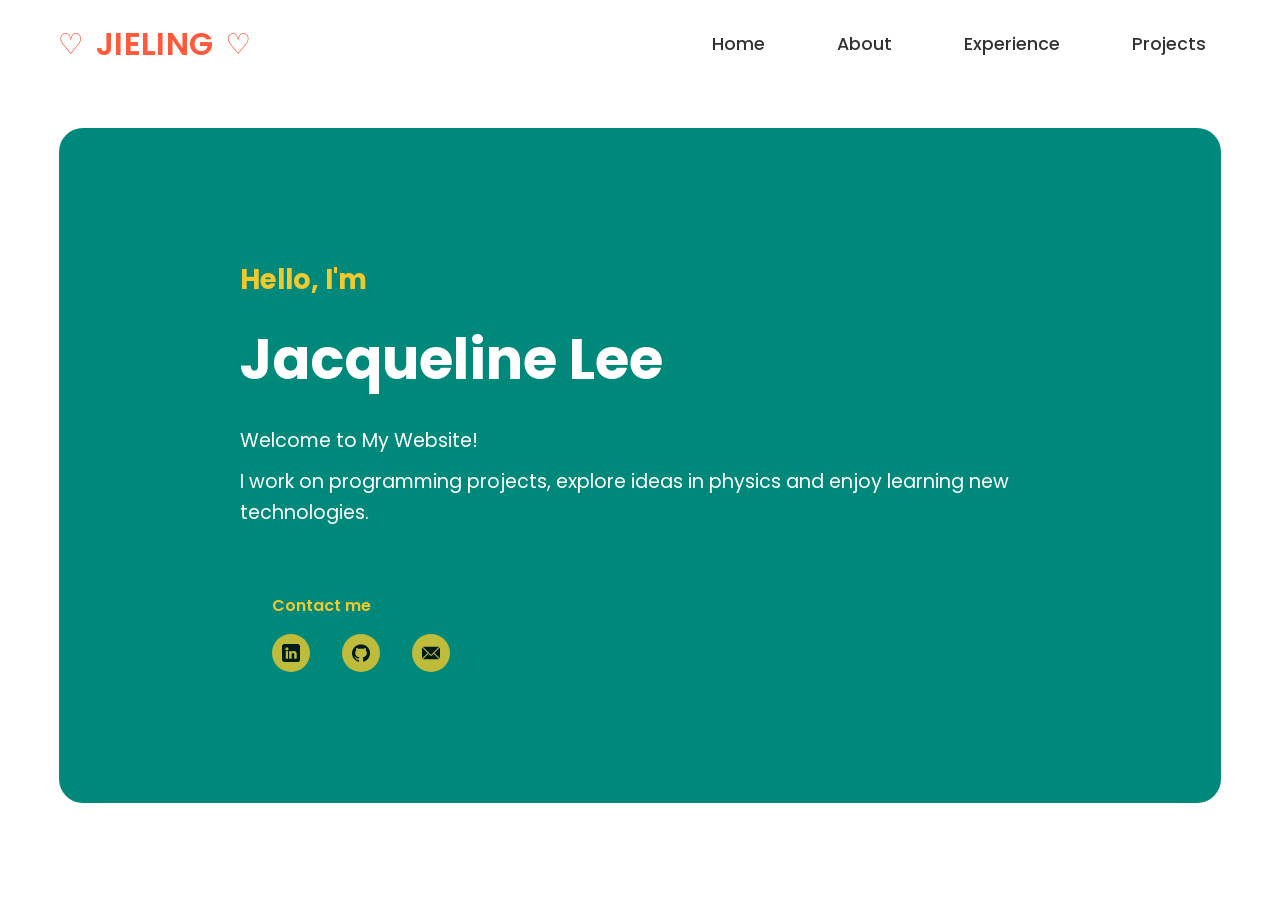
<file: index.html>
<!DOCTYPE html>
<html lang="en">
<head>
    <meta charset="UTF-8">
    <meta name="viewport" content="width=device-width, initial-scale=1.0">
    <title>Jacqueline Lee (Jie Ling Lee) - Computer Science & Physics | Bristol, UK & Taiwan</title>
    <meta name="description" content="Personal website of Jacqueline Lee (Jie Ling Lee), a Computer Science and Physics professional based in Bristol, UK and Taiwan. Portfolio, projects and contacts.">
    <meta name="keywords" content="Jacqueline Lee, Jie Ling Lee, Jacqueline Lee Bristol, UK, Taiwan, Computer Science, Physics, portfolio">
    <meta name="author" content="Jacqueline Lee (Jie Ling Lee)">
    <meta name="robots" content="index, follow">

    <meta name="google-site-verification" content="hHN1hiVHGp87bhtiZNm22_vucBTIQROGPOWqylbSmCc" />

    <link rel="canonical" href="https://liilee111.github.io/">

    <meta name="geo.placename" content="Bristol, UK; Taiwan">
    <meta name="geo.region" content="GB-ENG; TW">
    
    <meta property="og:type" content="profile">
    <meta property="og:title" content="Jacqueline Lee (Jie Ling Lee) - Computer Science & Physics | Bristol & Taiwan">
    <meta property="og:description" content="Personal website of Jacqueline Lee (Jie Ling Lee). Computer Science and Physics background based in Bristol, UK and Taiwan.">
    <meta property="og:url" content="https://liilee111.github.io/">
    <meta property="og:site_name" content="Jacqueline Lee Portfolio">

    <meta name="twitter:card" content="summary">
    <meta name="twitter:title" content="Jacqueline Lee (Jie Ling Lee) - Computer Science & Physics">
    <meta name="twitter:description" content="Personal website of Jacqueline Lee (Jie Ling Lee) based in Bristol, UK and Taiwan.">

    <script type="application/ld+json">
      {
      "@context": "https://schema.org",
      "@type": "Person",
      "name": "Jacqueline Lee",
      "alternateName": "Jie Ling Lee",
      "jobTitle": "Computer Science & Physics Researcher / Developer",
      "url": "https://liilee111.github.io",
      "address": [
        {
          "@type": "PostalAddress",
          "addressLocality": "Bristol",
          "addressCountry": "UK"
        },
        {
          "@type": "PostalAddress",
          "addressCountry": "Taiwan"
        }
      ],
      "sameAs": [
        "https://github.com/liilee111",
        "https://www.linkedin.com/in/jacqueline-lee-3b1a71204"
      ]
    }
    </script>

    <link rel="stylesheet" href="assets/css/style.css">
    <link rel="stylesheet" href="assets/css/style_home.css">
    <link rel="preconnect" href="https://fonts.googleapis.com">
    <link rel="preconnect" href="https://fonts.gstatic.com" crossorigin>
    <link href="https://fonts.googleapis.com/css2?family=Poppins:wght@400;600;700;900&display=swap" rel="stylesheet">
</head>
<body>
    <div id="navbar"></div>
    <main>
    <section class="hero">
        <div class="hero__card">
            <div class="hero__text">
            <h2>Hello, I'm</h2>
            <h1>Jacqueline Lee</h1>

            <p>Welcome to My Website!</p>
            <p>I work on programming projects, explore ideas in physics and enjoy learning new technologies.</p>

            <div class="hero__contact">
                <h2>Contact me</h2>
                <div class="hero__links">
                    <a href="https://www.linkedin.com/in/jacqueline-lee-3b1a71204/" aria-label="LinkedIn">
                    <span class="contact-icon">
                        <img src="assets/images/linkedin.png" alt="LinkedIn">
                    </span>
                    </a>

                    <a href="https://github.com/liilee111" aria-label="Github">
                    <span class="contact-icon">
                        <img src="assets/images/github.png" alt="Github">
                    </span>
                    </a>

                    <a href="mailto:jacqueline891008@gmail.com" aria-label="Email">
                    <span class="contact-icon">
                        <img src="assets/images/email.png" alt="Email">
                    </span>
                    </a>
                </div>
            </div>
            </div>
        </div>
    </section>

    </main>
<script src="assets/js/script.js"></script>
<script src="assets/js/navbar.js"></script>
</body>
</html>
</file>
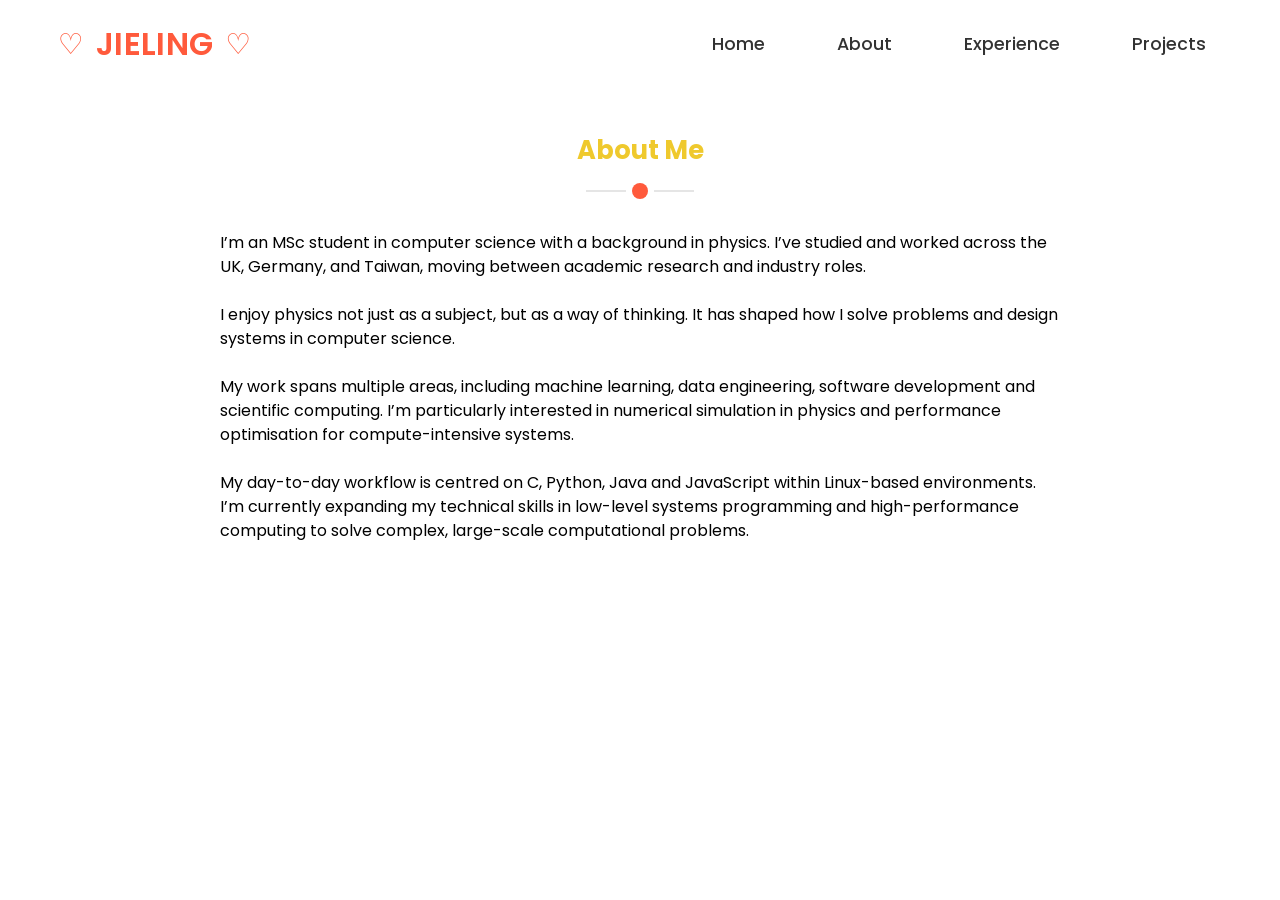
<file: about.html>
<!DOCTYPE html>
<html lang="en">
<head>
    <meta charset="UTF-8" content= "About Me - Personal website of Jacqueline Lee (Jie Ling Lee). I come from computer science and physics background. Welcome to my page!">
    <meta name="viewport" content="width=device-width, initial-scale=1.0">
    <title>About - Jie Ling Lee (Jacqueline Lee)</title>
    <link rel="stylesheet" href="assets/css/style.css">
    <link rel="stylesheet" href="assets/css/style_about.css">
    <link rel="preconnect" href="https://fonts.googleapis.com">
    <link rel="preconnect" href="https://fonts.gstatic.com" crossorigin>
    <link href="https://fonts.googleapis.com/css2?family=Poppins:wght@400;600;700;900&display=swap" rel="stylesheet">

</head>

<body>
  <div id="navbar"></div>
  <section class="hero">
    <div class="hero__title">
      <h1>About Me</h1>
      <div class="dot-line">
        <span></span>
        <div class="dot"></div>
        <span></span>
      </div>  
    </div>
    <div class="hero__content">
        <p>
          I’m an MSc student in computer science with a background in physics. I’ve studied and worked across the UK, Germany, and Taiwan, moving between academic research and industry roles.
        </p> 
        <p>
          I enjoy physics not just as a subject, but as a way of thinking. It has shaped how I solve problems and design systems in computer science.
        </p>
        <p>
          My work spans multiple areas, including machine learning, data engineering, software development and scientific computing. I’m particularly interested in numerical simulation in physics and performance optimisation for compute-intensive systems.
        </p>
        <p>
          My day-to-day workflow is centred on C, Python, Java and JavaScript within Linux-based environments. I’m currently expanding my technical skills in low-level systems programming and high-performance computing to solve complex, large-scale computational problems.
        </p>
    </div>
  </section>
<script src="assets/js/script.js"></script>
<script src="assets/js/navbar.js"></script>
</body>
</html>
</file>
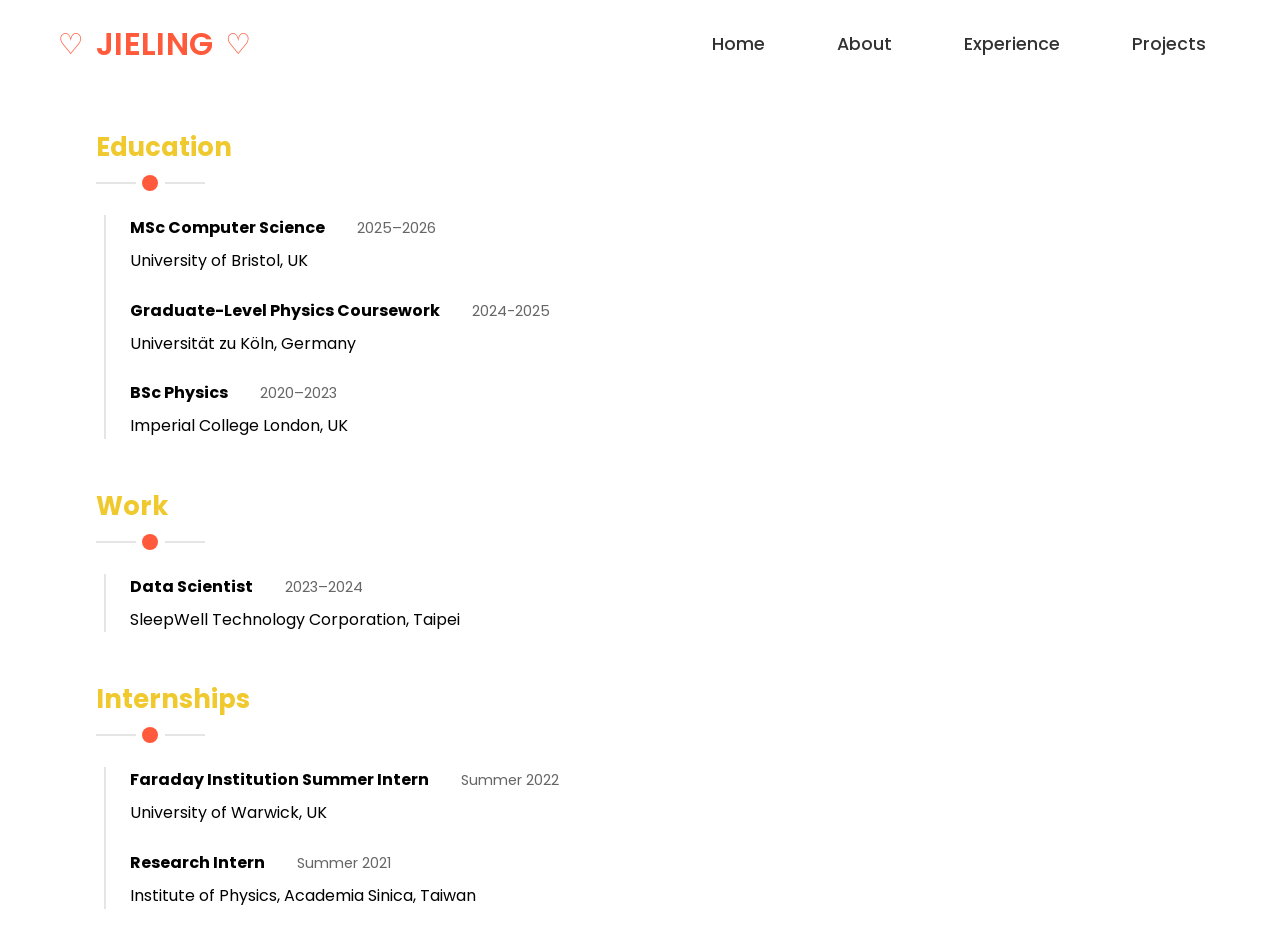
<file: experience.html>
<!DOCTYPE html>
<html lang="en">
<head>
    <meta charset="UTF-8" content= "Experience - Personal website of Jacqueline Lee (Jie Ling Lee). I come from computer science and physics background. Welcome to my page!">
    <meta name="viewport" content="width=device-width, initial-scale=1.0">
    <title>Experience - Jacqueline Lee (Jie Ling Lee)</title>
    <link rel="stylesheet" href="assets/css/style.css">
    <link rel="stylesheet" href="assets/css/style_experience.css">
    <link rel="preconnect" href="https://fonts.googleapis.com">
    <link rel="preconnect" href="https://fonts.gstatic.com" crossorigin>
    <link href="https://fonts.googleapis.com/css2?family=Poppins:wght@400;600;700;900&display=swap" rel="stylesheet">
</head>

<body>
  <div id="navbar"></div>
  <section class="hero">
      <h1>Education</h1>
      <div class="dot-line">
        <span></span>
        <div class="dot"></div>
        <span></span>
      </div>

      <div class="timeline">
        <div class="timeline-item">
          <div class="timeline-header">
            <span class="timeline-title">MSc Computer Science</span>
            <span class="timeline-date">2025–2026</span>
          </div>
          <div class="timeline-content">
            University of Bristol, UK
          </div>
        </div>

        <div class="timeline-item">
          <div class="timeline-header">
            <span class="timeline-title">Graduate-Level Physics Coursework</span>
            <span class="timeline-date">2024-2025</span>
          </div>
          <div class="timeline-content">
            Universität zu Köln, Germany
          </div>
        </div>

        <div class="timeline-item">
          <div class="timeline-header">
            <span class="timeline-title">BSc Physics</span>
            <span class="timeline-date">2020–2023</span>
          </div>
          <div class="timeline-content">
            Imperial College London, UK
          </div>
        </div>
      </div>

      <h1>Work</h1>
      <div class="dot-line">
        <span></span>
        <div class="dot"></div>
        <span></span>
      </div>

      <div class="timeline">
        <div class="timeline-item">
          <div class="timeline-header">
            <span class="timeline-title">Data Scientist</span>
            <span class="timeline-date">2023–2024</span>
          </div>
          <div class="timeline-content">
            SleepWell Technology Corporation, Taipei
          </div>
        </div>
      </div>

      <h1>Internships</h1>
      <div class="dot-line">
        <span></span>
        <div class="dot"></div>
        <span></span>
      </div>

      <div class="timeline">
        <div class="timeline-item">
          <div class="timeline-header">
            <span class="timeline-title">Faraday Institution Summer Intern</span>
            <span class="timeline-date">Summer 2022</span>
          </div>
          <div class="timeline-content">
            University of Warwick, UK
          </div>
        </div>

        <div class="timeline-item">
          <div class="timeline-header">
            <span class="timeline-title">Research Intern</span>
            <span class="timeline-date">Summer 2021</span>
          </div>
          <div class="timeline-content">
            Institute of Physics, Academia Sinica, Taiwan
          </div>
        </div>
      </div>

  </section>
 <script src="assets/js/script.js"></script>
<script src="assets/js/navbar.js"></script>
</body>
</html>
</file>
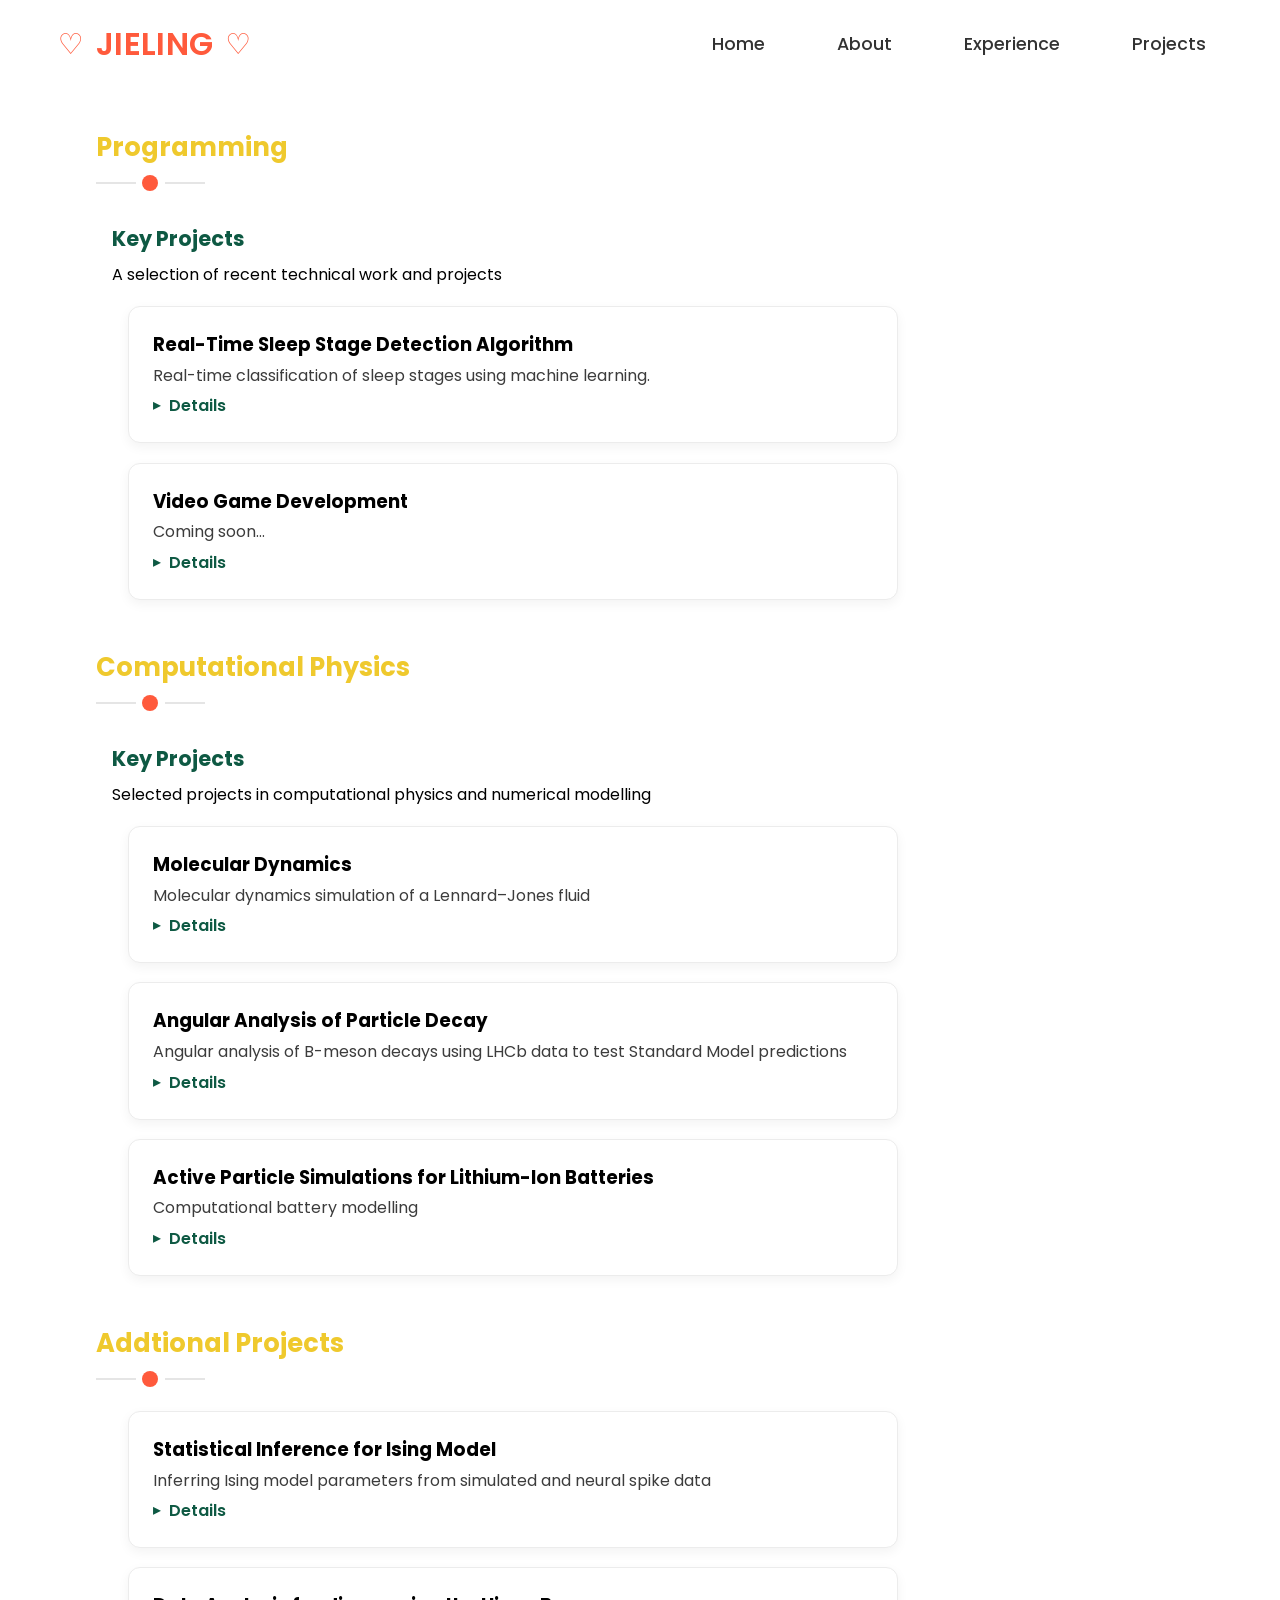
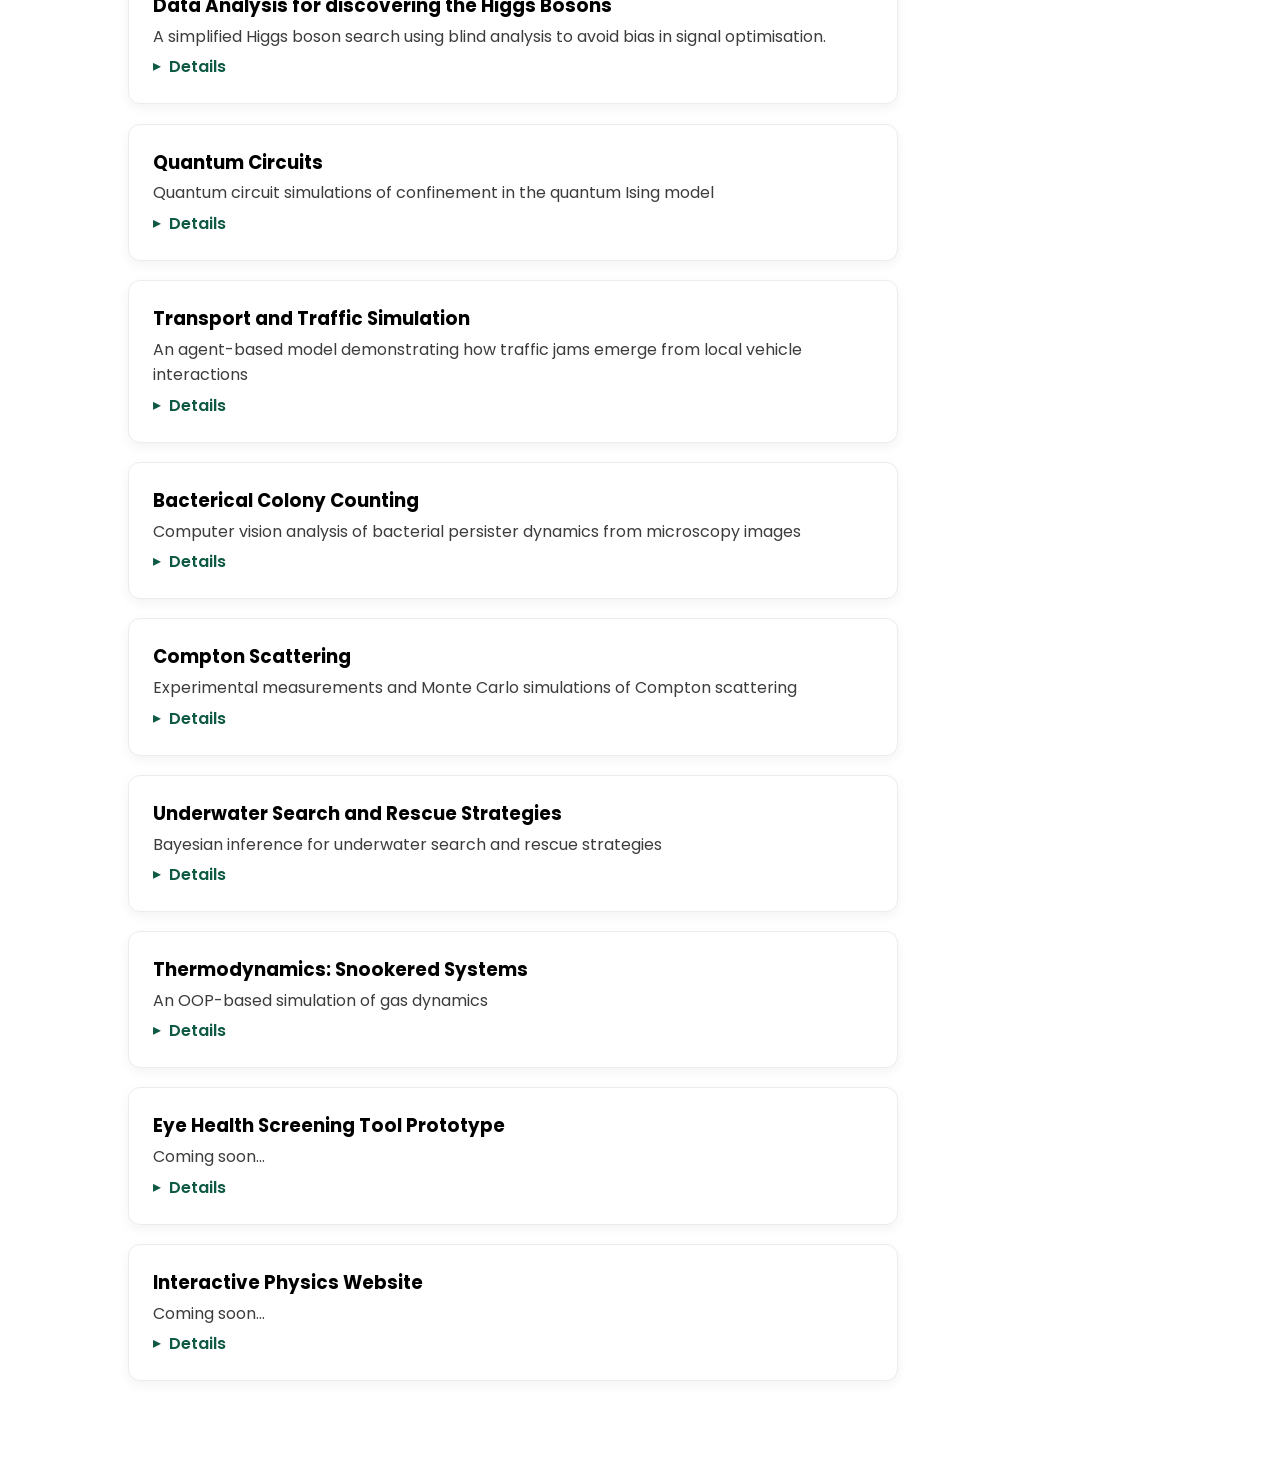
<file: project.html>
<!DOCTYPE html>
<html lang="en">
<head>
    <meta charset="UTF-8" content= "Projects - Personal website of Jacqueline Lee (Jie Ling Lee). I come from computer science and physics background. Welcome to my page!">
    <meta name="viewport" content="width=device-width, initial-scale=1.0">
    <title>Projects - Jacqueline Lee (Jie Ling Lee)</title>
    <link rel="stylesheet" href="assets/css/style.css">
    <link rel="stylesheet" href="assets/css/style_projects.css">
    <link rel="preconnect" href="https://fonts.googleapis.com">
    <link rel="preconnect" href="https://fonts.gstatic.com" crossorigin>
    <link href="https://fonts.googleapis.com/css2?family=Poppins:wght@400;600;700;900&display=swap" rel="stylesheet">
</head>
<body>
  <div id="navbar"></div>

  <script src="assets/js/navbar.js"></script>
  <section class="hero-section">
    <h1>Programming</h1>

    <div class="dot-line">
      <span></span>
      <div class="dot"></div>
      <span></span>
    </div>

    <h2>Key Projects</h2>
    <p class="section-subtitle">
       A selection of recent technical work and projects
    </p>
    <div id="programming-featured"></div>

    <h1>Computational Physics</h1>

    <div class="dot-line">
      <span></span>
      <div class="dot"></div>
      <span></span>
    </div>

    <h2>Key Projects</h2>
      <p class="section-subtitle">
       Selected projects in computational physics and numerical modelling
    </p>
    <div id="physics-featured"></div>

    
    <h1>Addtional Projects</h1>

    <div class="dot-line">
      <span></span>
      <div class="dot"></div>
      <span></span>
    </div>

    <div id="physics-more"></div>
    <div id="programming-more"></div>


  </section>
<script src="assets/js/script.js"></script>
<script src="assets/js/projects.js"></script>
</body>
</html>
</file>
<file: assets/css/style.css>
body {
  font-family: 'Poppins', system-ui, sans-serif;
  transition: opacity 0.6s ease;
}

body.loaded {
  opacity: 1;
}

body.fade-out {
  opacity: 0;
}


#page-transition{
  position: fixed;
  inset: 0;
  display: grid;
  place-items: center;
  background: transparent;
  opacity: 0;
  pointer-events: none;
  transition: opacity 0.2s ease;
  z-index: 9999;
}

#page-transition.show{
  opacity: 1;
}

#page-transition .heart{
  font-size: 56px;
  color: red;
  transform: scale(0.9);
  animation: heartPulse 0.6s ease-in-out infinite;
}

@keyframes heartPulse{
  0%, 100% { transform: scale(0.9); }
  50%      { transform: scale(1.1); }
}

.navbar__container{
  position: relative;
  width: 100%;
  box-sizing: border-box;
  display: flex;
  justify-content: space-between;
  align-items: center;
  height: 72px;
  padding: 0 50px;
  background: white;
  z-index: 1000;
}

.navbar__logo {
  display: flex;
  align-items: center;
  gap: 12px;

  text-decoration: none;
  font-size: 2rem;
  font-weight: 900;
  letter-spacing: 0.01em;
  color: #ff5a3c;
}

.logo-text {
  font-weight: 600;
}

.logo-heart {
  font-size: 1.8rem;
  font-weight: 700;
  line-height: 1;
}


.navbar__menu{
  display: flex;
  list-style: none;
  gap: 40px;
  align-items: center;
}

.navbar__links{
    color: #000;
    text-decoration: none;
    padding: 0 1rem; 
    display: flex; 
    justify-content: flex-start;  

    font-size: 1.1rem; 
    font-weight: 500;
    opacity: 0.8;
    transition: all 0.3s ease;
}


.navbar__links:hover{
    color: #efc92d; 
    opacity: 0.75;
}

.navbar__toggle {
  display: none;
}



@media screen and (max-width: 968px) {

  /* NAVBAR */
  .navbar__container {
    justify-content: flex-start;
    position: relative;          
    display: flex;
    align-items: center;
    height: 90px;
    padding: 0 18px;
  }

  /* LOGO: visually centered in the navbar */
  .navbar__logo {
    position: absolute;
    left: 50%;
    transform: translateX(-50%);
    display: inline-flex;
    align-items: center;
    gap: 12px;

    font-size: 1.8rem;
    text-decoration: none;
  }

  /* Hamburger button: fixed on the left */
  .navbar__toggle {
    display: block;
    position: relative;        
    z-index: 1001;
    background: none;
    border: none;
    cursor: pointer;
    padding: 0;
    font-size: 2.2rem;
  }

  /* Dropdown menu (slides DOWN) */
  .navbar__menu {
    display: flex;
    flex-direction: column;
    position: fixed;
    top: 90px;
    left: 0;                  
    width: 100%;
    max-height: 0;
    overflow: hidden;
    opacity: 0;

    background: white;
    transition: max-height 0.35s ease, opacity 0.25s ease;
    z-index: 1000;
    margin: 0;
    padding: 0;
    list-style: none;
  }

  .navbar__menu.active {
    max-height: 320px;
    opacity: 1;
  }

  .navbar__item {
    width: 100%;
    display: flex;
    margin-left: 70px;
    justify-content: flex-start;
  }

  .navbar__links {
    padding: 10px 12px;        
    font-size: 1rem;
  }
}
</file>
<file: assets/css/style_home.css>
.hero {
  min-height: 75vh;       
  display: flex;
  padding: 48px 0;
}

.hero__card {
  background-color: #00897B;
  border-radius: 24px;

  width: min(1300px, 92%);
  margin: 0 auto;

  display: flex;
  align-items: center;
  justify-content: space-between;

  padding: 64px 72px;
  box-sizing: border-box;
}

.hero__text {
  max-width: 800px;       
  margin: 0 auto;         
  text-align: left;    
}

.hero__text h2 {
  color: #efc92d;
  font-size: 1.7rem;
  margin: 0 0 16px 0;      
}

.hero__text h1 {
  color: white;
  font-size: 3.5rem;
  margin: 0 0 24px 0;     
}

.hero__text p {
  color: white;
  font-size: 1.2rem;
  line-height: 1.6;
  margin: 0 0 10px 0;            
}

.hero__text p:last-child{
  margin-bottom: 0;
}

.hero__image img {
  width: 240px;      
  height: auto;
  object-fit: cover;
  border-radius: 50%;
  transform: translate(-150px, -30px);
}

.hero__contact{ 
  margin-top: 4rem;
}


.hero__contact h2{
  color: #efc92d;
  font-size: 1rem;
  font-weight: 600;
  margin-bottom: 1rem;
  margin-left: 2rem;
}

.hero__links{
  margin-left: 2rem;
  display: flex;
  gap: 2rem;
  opacity: 1; 
}

.hero__links a{
  font-size: 1.1rem;
  color: #efc92d;
  text-decoration: none;
  opacity: 0.8;
  transition: opacity 0.2s ease, transform 0.2s ease;
}

.hero__links a:hover .contact-icon{
  background-color: #ffffff;
  transform: translateY(-2px);
}

.contact-icon{
  width: 38px;
  height: 38px;
  border-radius: 50%;
  background-color: #efc92d; 
  display: inline-flex;
  align-items: center;
  justify-content: center;
  transition: background-color 0.2s ease, transform 0.2s ease;
}

.contact-icon:hover{
  background-color: #ffffff;
}

.contact-icon img{
  width: 18px;
  height: 18px;
  object-fit: contain;
}
</file>
<file: assets/css/style_about.css>
.hero{
  margin-left: 0;
  max-width: 1000px;
  margin: 0 auto;
  padding: 0 2.5em;
}
.hero h1 {
  color: #efc92d;
  font-size: 1.6em;
  text-align: center;
  margin: 2em 0 0.5em 0;
}

.dot-line {
  display: flex;
  align-items: center;
  justify-content: center;
  gap: 0.4em;
  margin: 0 0 1.5em 0; 
}

.dot-line span {
  width: 40px;
  height: 2px;
  background: #e5e5e5;
}


.dot {
  width: 16px;
  height: 16px;
  background: #ff5a3c;
  border-radius: 50%;
}

.hero__content p{
  line-height: 1.5;
  padding: 0.5em 0 0 0;
  margin-left: 5em;
  margin-right: 5em;
  text-align: left;
}

@media screen and (max-width: 968px) {
  .hero{
    padding: 0 1.4em;
  }

  .hero h1{
    font-size: 1.4em;
    margin-top: 1.5em;
    text-align: center;
  }

  .hero__content p{
    padding: 0.9em;
  }
  .dot-line{
    margin-bottom: 1.6em;
    justify-content: center;
  }

}
</file>
<file: assets/css/style_experience.css>
.hero h1 {
  color: #efc92d;
  font-size: 1.6rem;
  text-align: left;
  margin: 3rem 0 0.5rem 0;
}

.hero{
  padding-left: 5.5rem;
}

.timeline{
  border-left: 2px solid #e5e5e5; 
  padding-left: 1.5rem;
  margin-left: 0.5rem;
}

.timeline-item{
  position: relative;
  margin-bottom: 1.5rem;
}

.timeline-header{
  display: grid;
  grid-template-columns: max-content max-content; 
  column-gap: 2rem;                           
  align-items: baseline;
}

.timeline-title {
  font-weight: 700;
  color: #000;
}


.timeline-date {
  font-size: 0.9rem;
  color: #666;
  text-align: right;       
  margin-left: auto;       
  white-space: nowrap;
}

.timeline-content {
  line-height: 1.6;
  padding-top: 0.5rem;
}

.dot-line {
  display: flex;
  align-items: center;
  justify-content: flex-start;
  gap: 0.4rem;
  margin: 0 0 1.5rem 0; 
}


.dot-line span {
  width: 40px;
  height: 2px;
  background: #e5e5e5;
}


.dot {
  width: 16px;
  height: 16px;
  background: #ff5a3c;
  border-radius: 50%;
}


@media screen and (max-width: 968px) {

  .hero{
    padding: 2rem 3rem;
  }

  .hero h1{
      font-size: 1.4rem;
      margin-top: 1.5rem;
      text-align: center;
  }

  .dot-line{
      margin-bottom: 1.6rem;
      justify-content: center;
  }

}
</file>
<file: assets/css/style_projects.css>
.hero-section{
  padding-left: 5.5rem;
  padding-bottom: 4rem;
}

.hero-section h1 {
  color: #efc92d;
  font-size: 1.6rem;
  text-align: left;
  margin: 3rem 0 0.5rem 0;
}

.hero-section h2{
  color: #0e5943;
  font-size: 1.3rem;
  text-align: left;
  margin: 2rem 0 0.5rem 1rem;
}
.section-subtitle{
  text-align: left;
  margin: 0 0 0.5rem 1rem;
}

.dot-line {
  display: flex;
  align-items: center;
  justify-content: flex-start;
  gap: 0.4rem;
  margin: 0 0 1.5rem 0; 
}

.dot-line span {
  width: 40px;
  height: 2px;
  background: #e5e5e5;
}


.dot {
  width: 16px;
  height: 16px;
  background: #ff5a3c;
  border-radius: 50%;
}

.project {
  max-width: 720px;
  background: #ffffff;
  border: 1px solid #ececec;
  border-radius: 12px;
  padding: 1.5rem;
  margin: 1.2rem 0 1.2rem 2rem; 
  box-shadow: 0 4px 12px rgba(0,0,0,0.05);
  transition: transform 0.2s ease; 
}

.project:hover {
  transform: translateY(-2px); 
}

.project h3{
  font-size: 1.15rem;
  margin: 0 0 0.3rem 0;
}

.project p{
  margin: 0 0 0.3rem 0;
  color: #3c3c3c;
  line-height: 1.6;
}

.project details summary{
  cursor: pointer;
  font-weight: 600;
  color: #0e5943;
  list-style: none;
}

.project details summary::-webkit-details-marker{
  display: none;
}

.project details summary::before{
  content: "▸";
  display: inline-block;
  margin-right: 0.5rem;
  transform: translateY(-1px);
}

.project details[open] summary::before{
  content: "▾";
}

.project__image{
  margin: 1.5rem auto 0 auto;
}

.project__image img{
  width: 100%;
  height: auto;
  border-radius: 12px;
  display: block;
}

.project__image--small{
  max-width: 320px;
}

.project__image--medium{
  max-width: 480px;
}

.project__image--large{
  max-width: 640px;
}


@media screen and (max-width: 968px) {
  .hero-section{
    padding: 2rem 1.4rem;
  }

  .hero-section h1{
    font-size: 1.4rem;
    margin-top: 1.5rem;
    text-align: center;
  }

  .dot-line{
    margin-bottom: 1.6rem;
    justify-content: center;
  }

  .hero-section h2{
    font-size: 1.15rem;
    text-align: center;
    margin: 2rem 0 0.5rem 0;
  }

  .section-subtitle{
    font-size: 0.95rem;
    margin-bottom: 1.2rem;
    text-align: center;
  }

  .project{
    padding: 1.2rem 1.3rem;
    border-radius: 14px;
    margin-bottom: 1.1rem;
  }

  .project h3{
    font-size: 1.05rem;
  }

  .project p{
    font-size: 0.95rem;
    line-height: 1.55;
  }

  .project details summary{
    font-size: 0.95rem;
  }

  .section-divider{
    margin: 3rem 0 2.5rem 0;
  }

}
</file>
